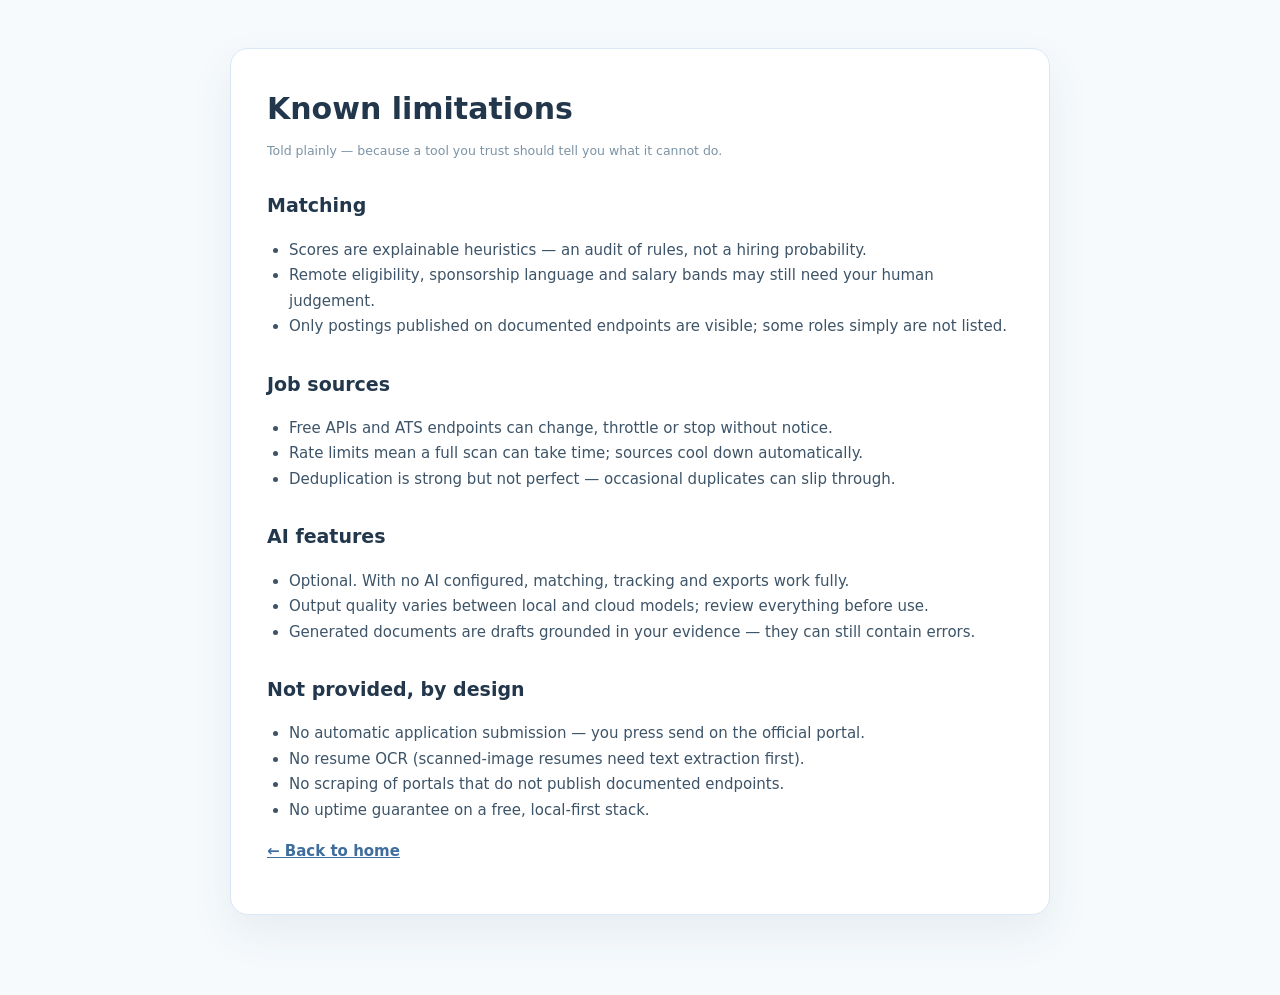
<file: backend/static/limitations.html>
<!doctype html>
<html lang="en">
<head>
<meta charset="utf-8"><meta name="viewport" content="width=device-width,initial-scale=1">
<title>Known Limitations · Karna OS</title>
<style>
body{margin:0;font-family:"Segoe UI",system-ui,Arial,sans-serif;color:#22374b;background:#f6fafd;line-height:1.7}
main{max-width:820px;margin:0 auto;padding:48px 22px 80px}
.card{background:#fff;border:1px solid #d9e7f6;border-radius:18px;padding:34px 36px;box-shadow:0 18px 44px #38495914}
h1{font-size:30px;margin:0 0 6px}h2{font-size:19px;margin:28px 0 8px}
p,li{font-size:15px;color:#3d5468}
.up{font-size:12.5px;color:#7b93a6;margin:0 0 22px}
a{color:#3f6e9e;font-weight:650}
ul{padding-left:22px}
</style>
</head>
<body>
<main><div class="card">
<h1>Known limitations</h1>
<p class="up">Told plainly — because a tool you trust should tell you what it cannot do.</p>

<h2>Matching</h2>
<ul>
<li>Scores are explainable heuristics — an audit of rules, not a hiring probability.</li>
<li>Remote eligibility, sponsorship language and salary bands may still need your human judgement.</li>
<li>Only postings published on documented endpoints are visible; some roles simply are not listed.</li>
</ul>

<h2>Job sources</h2>
<ul>
<li>Free APIs and ATS endpoints can change, throttle or stop without notice.</li>
<li>Rate limits mean a full scan can take time; sources cool down automatically.</li>
<li>Deduplication is strong but not perfect — occasional duplicates can slip through.</li>
</ul>

<h2>AI features</h2>
<ul>
<li>Optional. With no AI configured, matching, tracking and exports work fully.</li>
<li>Output quality varies between local and cloud models; review everything before use.</li>
<li>Generated documents are drafts grounded in your evidence — they can still contain errors.</li>
</ul>

<h2>Not provided, by design</h2>
<ul>
<li>No automatic application submission — you press send on the official portal.</li>
<li>No resume OCR (scanned-image resumes need text extraction first).</li>
<li>No scraping of portals that do not publish documented endpoints.</li>
<li>No uptime guarantee on a free, local-first stack.</li>
</ul>
<p><a href="/">← Back to home</a></p>
</div></main>
</body>
</html>
</file>
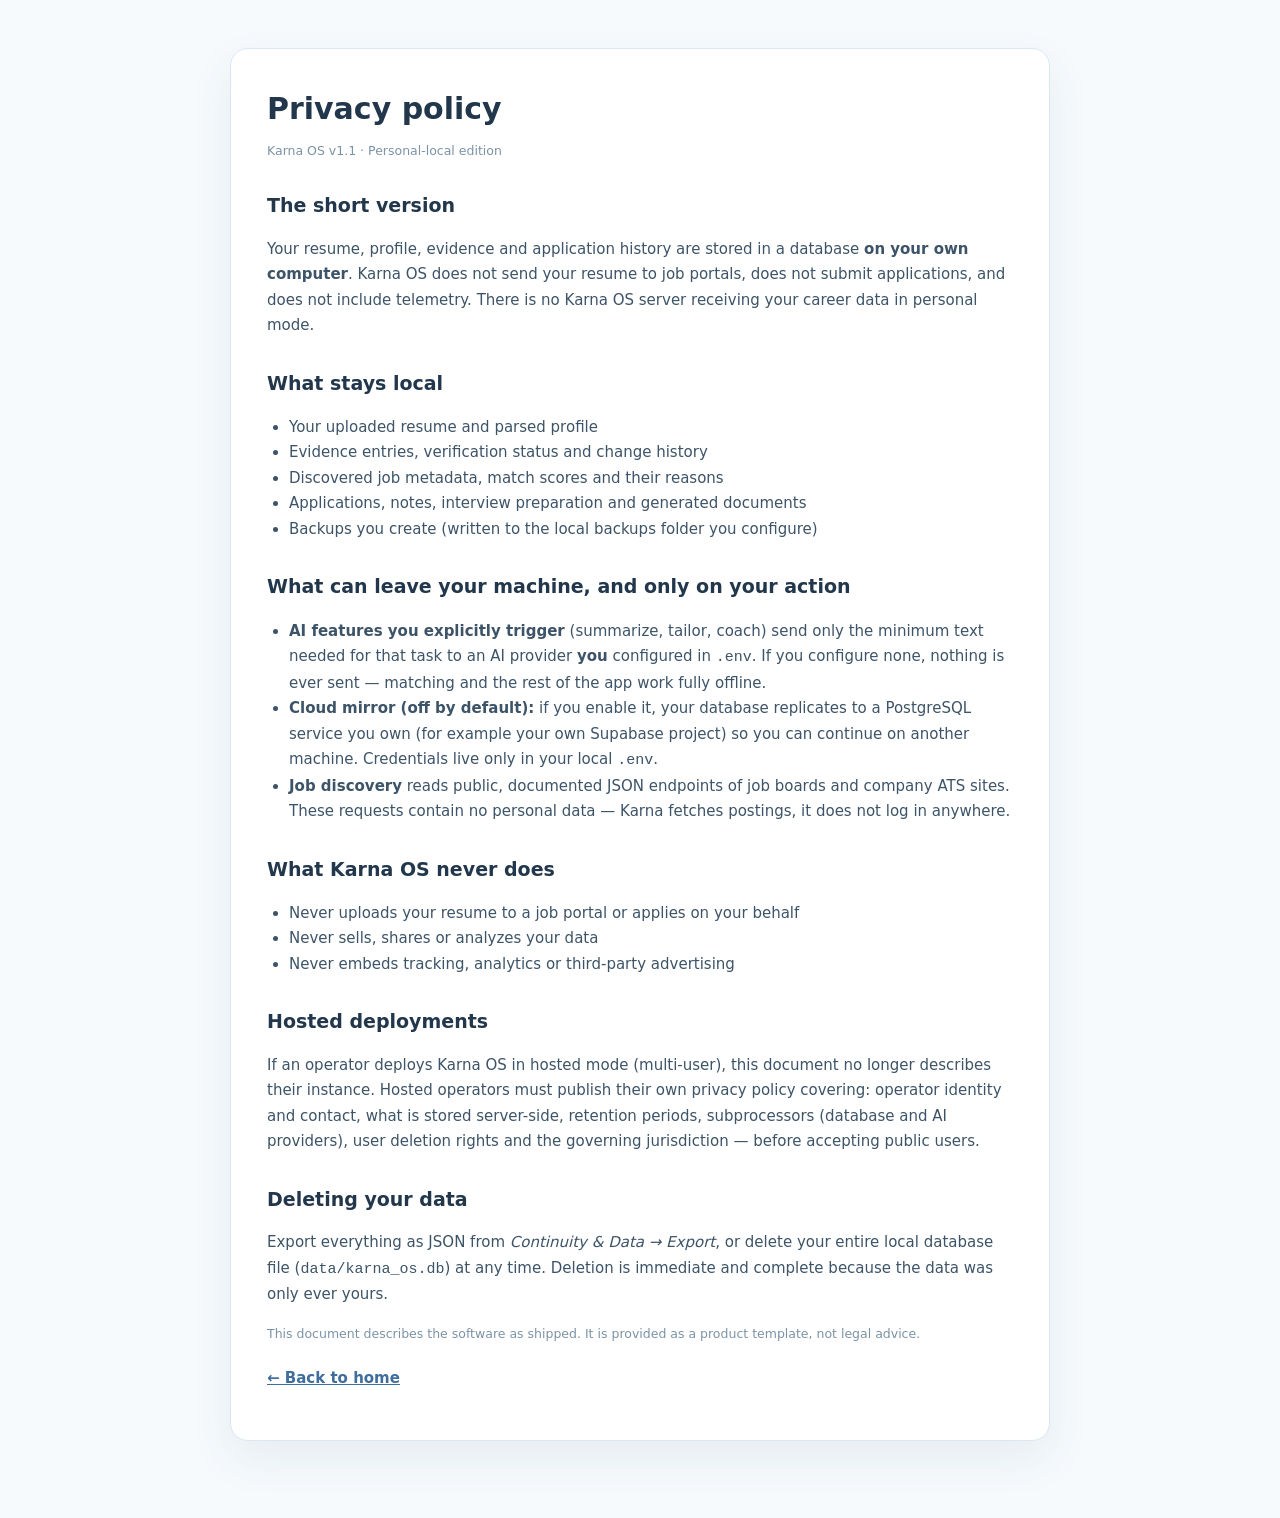
<file: backend/static/privacy.html>
<!doctype html>
<html lang="en">
<head>
<meta charset="utf-8"><meta name="viewport" content="width=device-width,initial-scale=1">
<title>Privacy Policy · Karna OS</title>
<style>
body{margin:0;font-family:"Segoe UI",system-ui,Arial,sans-serif;color:#22374b;background:#f6fafd;line-height:1.7}
main{max-width:820px;margin:0 auto;padding:48px 22px 80px}
.card{background:#fff;border:1px solid #d9e7f6;border-radius:18px;padding:34px 36px;box-shadow:0 18px 44px #38495914}
h1{font-size:30px;margin:0 0 6px}h2{font-size:19px;margin:28px 0 8px}
p,li{font-size:15px;color:#3d5468}
.up{font-size:12.5px;color:#7b93a6;margin:0 0 22px}
a{color:#3f6e9e;font-weight:650}
ul{padding-left:22px}
</style>
</head>
<body>
<main><div class="card">
<h1>Privacy policy</h1>
<p class="up">Karna OS v1.1 · Personal-local edition</p>

<h2>The short version</h2>
<p>Your resume, profile, evidence and application history are stored in a database <b>on your own computer</b>.
Karna OS does not send your resume to job portals, does not submit applications, and does not include telemetry.
There is no Karna OS server receiving your career data in personal mode.</p>

<h2>What stays local</h2>
<ul>
<li>Your uploaded resume and parsed profile</li>
<li>Evidence entries, verification status and change history</li>
<li>Discovered job metadata, match scores and their reasons</li>
<li>Applications, notes, interview preparation and generated documents</li>
<li>Backups you create (written to the local backups folder you configure)</li>
</ul>

<h2>What can leave your machine, and only on your action</h2>
<ul>
<li><b>AI features you explicitly trigger</b> (summarize, tailor, coach) send only the minimum text needed for that
task to an AI provider <b>you</b> configured in <code>.env</code>. If you configure none, nothing is ever sent —
matching and the rest of the app work fully offline.</li>
<li><b>Cloud mirror (off by default):</b> if you enable it, your database replicates to a PostgreSQL service you own
(for example your own Supabase project) so you can continue on another machine. Credentials live only in your local <code>.env</code>.</li>
<li><b>Job discovery</b> reads public, documented JSON endpoints of job boards and company ATS sites. These requests
contain no personal data — Karna fetches postings, it does not log in anywhere.</li>
</ul>

<h2>What Karna OS never does</h2>
<ul>
<li>Never uploads your resume to a job portal or applies on your behalf</li>
<li>Never sells, shares or analyzes your data</li>
<li>Never embeds tracking, analytics or third-party advertising</li>
</ul>

<h2>Hosted deployments</h2>
<p>If an operator deploys Karna OS in hosted mode (multi-user), this document no longer describes their instance.
Hosted operators must publish their own privacy policy covering: operator identity and contact, what is stored
server-side, retention periods, subprocessors (database and AI providers), user deletion rights and the governing
jurisdiction — before accepting public users.</p>

<h2>Deleting your data</h2>
<p>Export everything as JSON from <i>Continuity &amp; Data → Export</i>, or delete your entire local database file
(<code>data/karna_os.db</code>) at any time. Deletion is immediate and complete because the data was only ever yours.</p>

<p class="up">This document describes the software as shipped. It is provided as a product template, not legal advice.</p>
<p><a href="/">← Back to home</a></p>
</div></main>
</body>
</html>
</file>
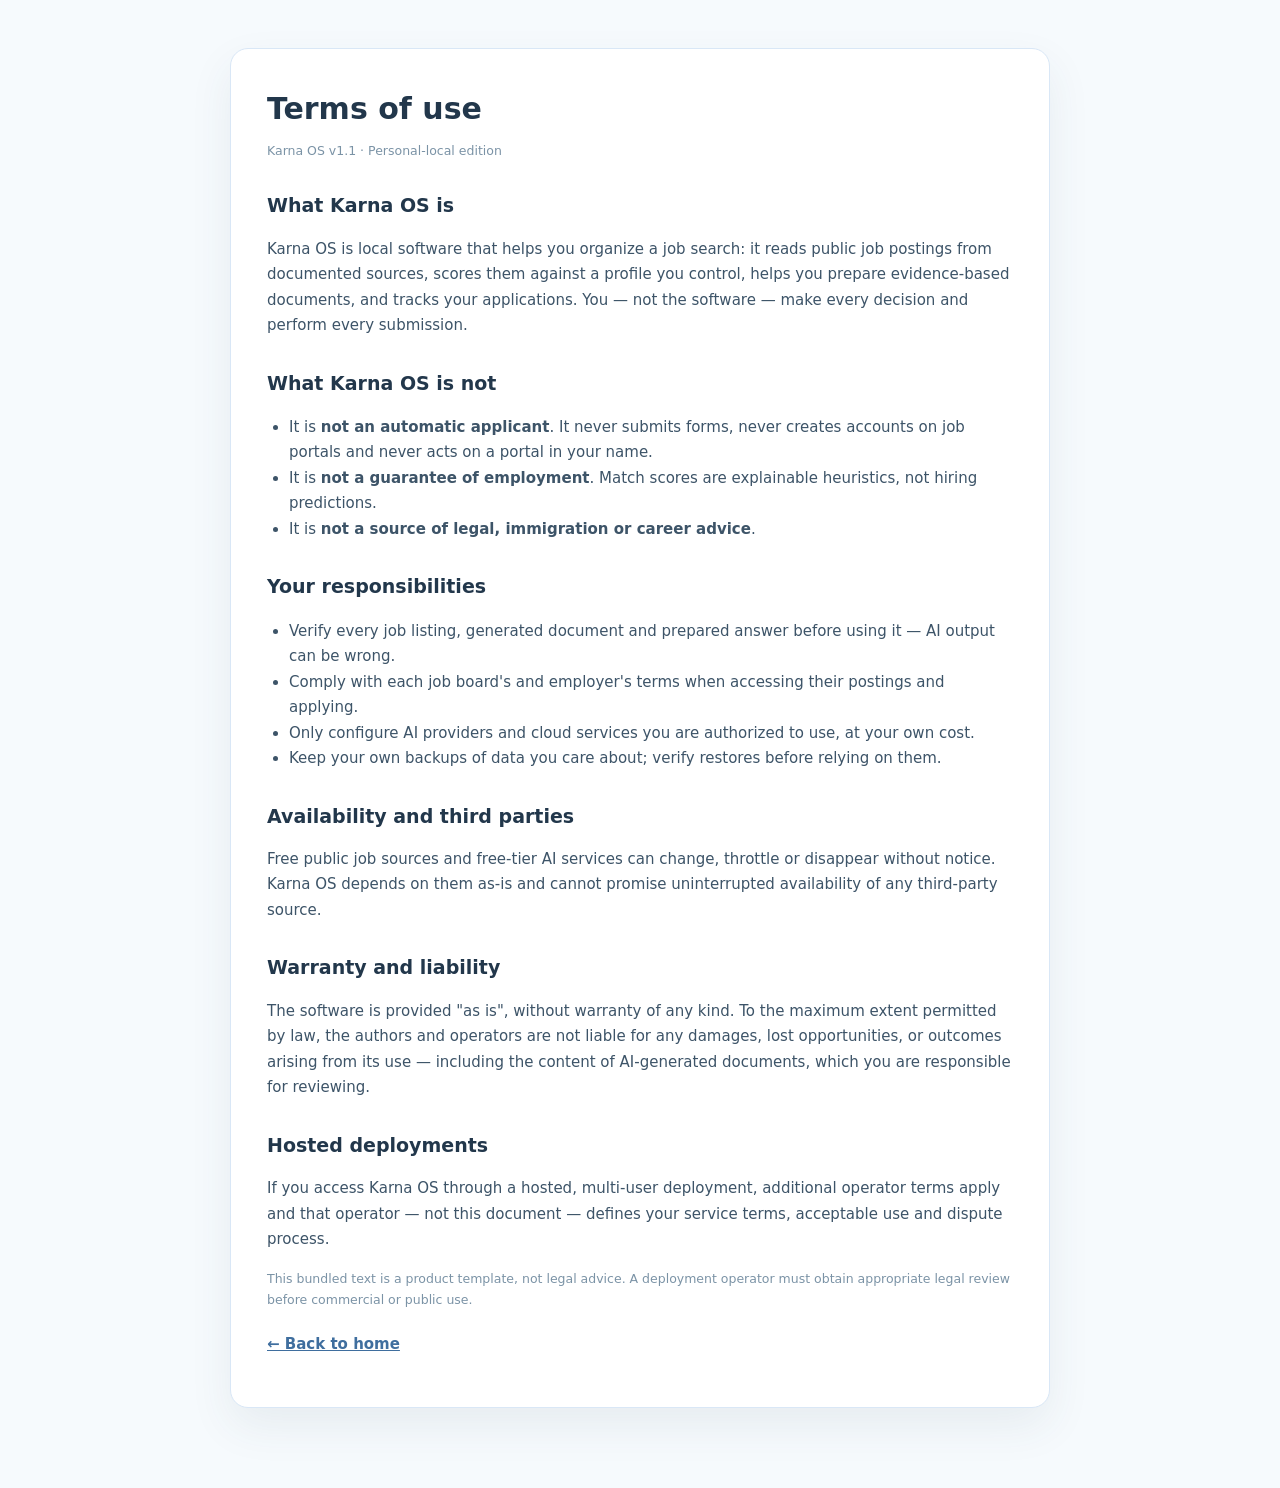
<file: backend/static/terms.html>
<!doctype html>
<html lang="en">
<head>
<meta charset="utf-8"><meta name="viewport" content="width=device-width,initial-scale=1">
<title>Terms of Use · Karna OS</title>
<style>
body{margin:0;font-family:"Segoe UI",system-ui,Arial,sans-serif;color:#22374b;background:#f6fafd;line-height:1.7}
main{max-width:820px;margin:0 auto;padding:48px 22px 80px}
.card{background:#fff;border:1px solid #d9e7f6;border-radius:18px;padding:34px 36px;box-shadow:0 18px 44px #38495914}
h1{font-size:30px;margin:0 0 6px}h2{font-size:19px;margin:28px 0 8px}
p,li{font-size:15px;color:#3d5468}
.up{font-size:12.5px;color:#7b93a6;margin:0 0 22px}
a{color:#3f6e9e;font-weight:650}
ul{padding-left:22px}
</style>
</head>
<body>
<main><div class="card">
<h1>Terms of use</h1>
<p class="up">Karna OS v1.1 · Personal-local edition</p>

<h2>What Karna OS is</h2>
<p>Karna OS is local software that helps you organize a job search: it reads public job postings from documented
sources, scores them against a profile you control, helps you prepare evidence-based documents, and tracks your
applications. You — not the software — make every decision and perform every submission.</p>

<h2>What Karna OS is not</h2>
<ul>
<li>It is <b>not an automatic applicant</b>. It never submits forms, never creates accounts on job portals and never
acts on a portal in your name.</li>
<li>It is <b>not a guarantee of employment</b>. Match scores are explainable heuristics, not hiring predictions.</li>
<li>It is <b>not a source of legal, immigration or career advice</b>.</li>
</ul>

<h2>Your responsibilities</h2>
<ul>
<li>Verify every job listing, generated document and prepared answer before using it — AI output can be wrong.</li>
<li>Comply with each job board's and employer's terms when accessing their postings and applying.</li>
<li>Only configure AI providers and cloud services you are authorized to use, at your own cost.</li>
<li>Keep your own backups of data you care about; verify restores before relying on them.</li>
</ul>

<h2>Availability and third parties</h2>
<p>Free public job sources and free-tier AI services can change, throttle or disappear without notice. Karna OS
depends on them as-is and cannot promise uninterrupted availability of any third-party source.</p>

<h2>Warranty and liability</h2>
<p>The software is provided "as is", without warranty of any kind. To the maximum extent permitted by law, the
authors and operators are not liable for any damages, lost opportunities, or outcomes arising from its use —
including the content of AI-generated documents, which you are responsible for reviewing.</p>

<h2>Hosted deployments</h2>
<p>If you access Karna OS through a hosted, multi-user deployment, additional operator terms apply and that
operator — not this document — defines your service terms, acceptable use and dispute process.</p>

<p class="up">This bundled text is a product template, not legal advice. A deployment operator must obtain
appropriate legal review before commercial or public use.</p>
<p><a href="/">← Back to home</a></p>
</div></main>
</body>
</html>
</file>
